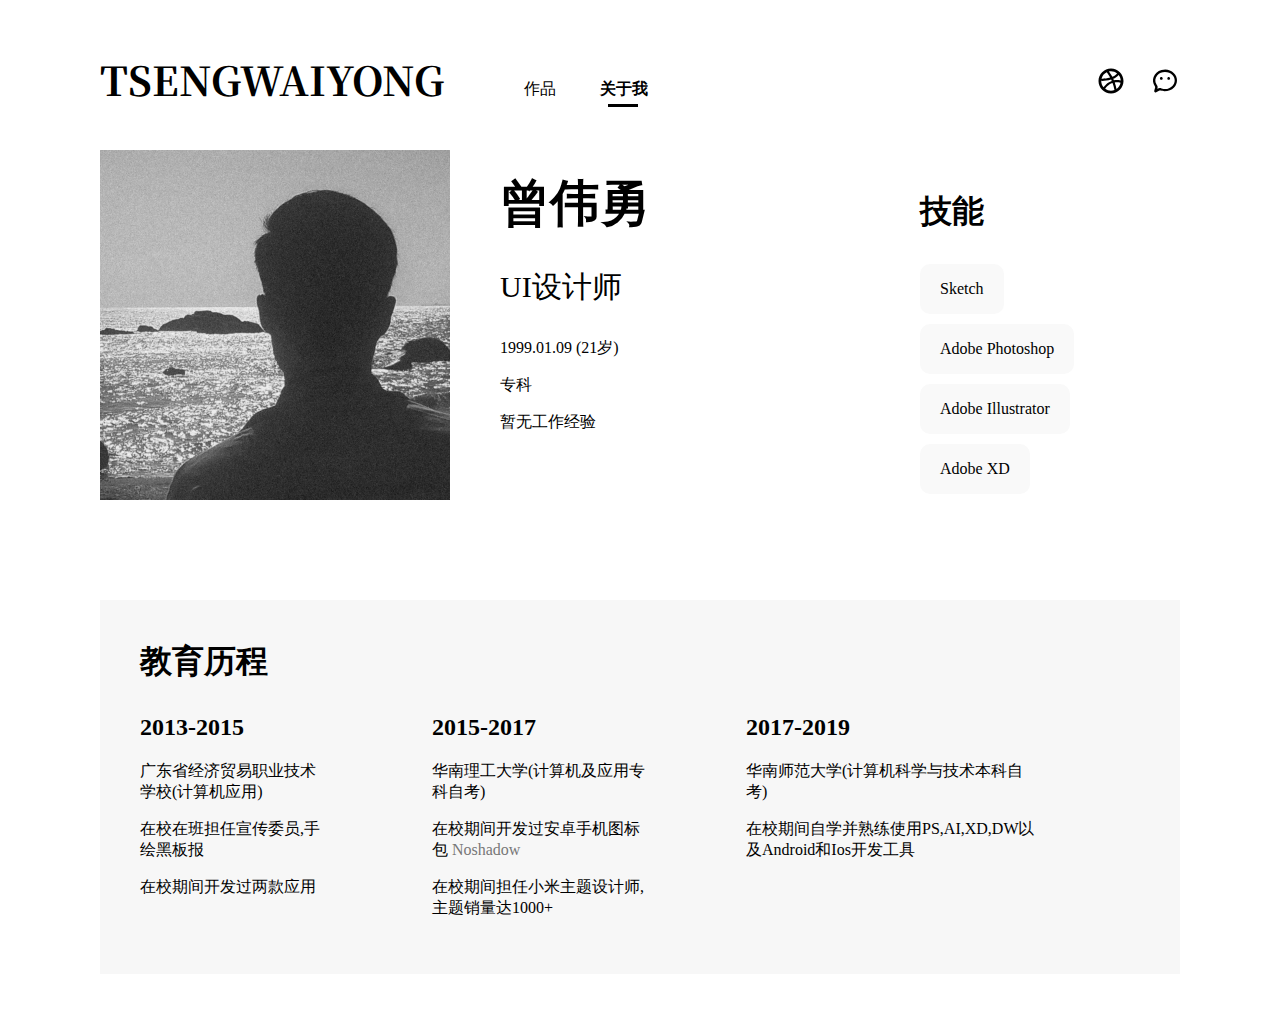
<file: aboutme.html>
<!DOCTYPE html>
<html>
  <head>
    <meta charset="utf-8">
    <title></title>
    <link rel="stylesheet" href="css/index.css" type="text/css">
    <link rel="stylesheet" href="css/aboutme.css" type="text/css">
    <link href="https://fonts.googleapis.com/css?family=Noto+Serif+SC:500,900&display=swap" rel="stylesheet">
  </head>


  <body>
    <div class="headerbar">
  			<h1 class="websitetitle">TSENGWAIYONG</h1>

  			<div class="pageselector">

  				<a class="page_work" href="./index.html">作品</a>
  				<a class="pageselected" >关于我</a>
          <span class="pagedot"></span>

  			</div>

  			<div class="contentway">
  				<a href="https://dribbble.com/tsengwaiyong" target="_blank">
  				<svg t="1564899171191" class="icon" viewBox="0 0 1024 1024" version="1.1" xmlns="http://www.w3.org/2000/svg" p-id="3383" width="30" height="30"><path d="M700.586667 785.92C682.666667 704 661.333333 628.48 640 561.92 661.333333 558.933333 682.666667 557.226667 707.413333 557.226667L708.266667 557.226667 708.266667 557.226667 708.266667 557.226667C747.946667 557.226667 791.466667 562.346667 838.826667 573.013333 822.613333 661.333333 771.413333 736.853333 700.586667 785.92M512 844.8C437.76 844.8 369.493333 820.48 314.026667 779.093333 325.973333 759.893333 351.146667 722.773333 391.68 684.373333 432.64 644.693333 490.666667 603.733333 564.48 579.413333 589.653333 650.666667 612.693333 731.733333 630.186667 823.04 593.493333 837.12 554.666667 844.8 512 844.8M179.2 512C179.2 510.293333 179.2 509.013333 179.2 507.306667 188.586667 507.733333 200.96 507.733333 215.466667 507.733333L215.893333 507.733333C282.453333 507.306667 399.36 501.76 517.973333 464.64 524.373333 478.72 530.773333 493.226667 537.173333 508.586667 457.813333 535.04 395.52 577.28 349.44 618.666667 305.493333 659.626667 275.2 699.306667 257.706667 725.333333 209.066667 668.16 179.2 593.493333 179.2 512M364.8 213.333333C388.266667 241.066667 434.346667 301.226667 483.84 394.666667 384 424.96 282.026667 431.786667 221.013333 431.786667 219.306667 431.786667 217.6 431.786667 215.893333 431.786667L215.466667 431.786667C205.226667 431.786667 196.266667 431.786667 189.013333 431.36 213.333333 335.786667 277.333333 256 364.8 213.333333M512 179.2C590.506667 179.2 662.613333 206.506667 719.36 252.16 675.84 304.64 618.666667 341.333333 555.946667 369.066667 512 284.586667 469.333333 224 441.173333 186.88 464.213333 182.186667 487.68 179.2 512 179.2M773.546667 306.346667C814.933333 359.253333 840.96 424.96 844.373333 496.213333 796.16 485.973333 750.933333 481.28 708.266667 481.28L708.266667 481.28 707.84 481.28C673.706667 481.28 641.706667 484.266667 611.413333 489.386667 604.16 471.466667 597.333333 454.4 589.226667 437.76 656.64 408.32 721.066667 366.08 773.546667 306.346667M512 85.333333C276.48 85.333333 85.333333 276.48 85.333333 512 85.333333 747.52 276.48 938.666667 512 938.666667 747.52 938.666667 938.666667 747.52 938.666667 512 938.666667 276.48 747.52 85.333333 512 85.333333Z" p-id="3384" fill="#000000"></path></svg>
  				</a>

  				<a href="./contact.html" target="_blank">
  					<svg t="1564899427068" class="icon" viewBox="0 0 1024 1024" version="1.1" xmlns="http://www.w3.org/2000/svg" p-id="7601" width="30" height="30"><path d="M816.551274 248.167103C697.80273 131.500986 553.294498 97.66946 394.437467 140.52757 114.716718 215.994356 28.163433 506.98887 169.479973 696.646394c6.853082 9.198499 8.147564 26.164916 5.545296 38.09769-7.601118 34.868135-18.714224 68.958558-28.000728 103.474676-4.965082 18.455327-7.90504 37.21253 8.632611 52.019771 17.777899 15.921621 36.82572 12.654204 56.258305 2.777253 31.879058-16.200984 64.335261-31.314193 95.763041-48.336892 20.469194-11.086499 38.847773-11.658528 61.942771-5.240351 46.063105 12.799514 93.717452 19.872606 117.992321 24.74866 144.317896-2.603291 249.610988-41.736567 333.958024-129.489166C955.8826 594.966597 954.903296 384.090818 816.551274 248.167103zM763.498988 681.878039C658.864906 785.728268 531.49603 810.562886 393.782551 764.371868c-45.408189-15.229866-82.686211-19.207457-122.088616 7.493671-3.576455 2.423189-8.448416 2.934842-26.51284 8.852622 36.271088-62.917982 9.41851-102.273315-21.181415-146.894581-67.886133-98.989525-54.03773-226.624461 26.78197-318.740438 132.026966-150.480246 390.603139-150.382009 522.634198 0.196475C869.144096 424.455131 867.098507 579.054185 763.498988 681.878039zM640.32976 377.432165c-26.245757-0.961908-47.457872 18.594497-48.955992 45.13906-1.532913 27.1565 16.636912 48.230468 43.304272 50.227961 26.571169 1.989307 48.850591-16.263405 51.568493-42.247196C689.112814 403.14478 667.75846 378.439098 640.32976 377.432165zM385.221572 377.38714c-27.757181 0.205685-48.88743 23.684422-46.821375 52.023864 1.940189 26.610054 23.154349 44.910862 50.212612 43.317575 26.505677-1.560542 46.149063-22.886243 45.152363-49.02046C432.798147 398.345474 410.636405 377.198851 385.221572 377.38714z" p-id="7602" fill="#000000"></path></svg>
  				</a>
  			</div>
  	</div>


    <div class="content" >

      <div class="mycontent">

        <div class="headpicandinfo">
          <img src="img/headpic.jpg"/>
          <div class="myinfo">
            <p class="name">曾伟勇</p>
            <p class="work">UI设计师</p>
            <p>1999.01.09 (21岁)</p>
            <p>专科</p>
            <p>暂无工作经验</p>
          </div>
        </div>



      <div class="skilllist">
      <h1>技能</h1>
        <div>
          <div><p>Sketch</p></div>
          <div><p>Adobe Photoshop</p></div>
          <div><p>Adobe Illustrator</p></div>
          <div><p>Adobe XD</p></div>
          <div><p>Adobe Effects</p></div>
          <div><p>Adobe DreamWeaver</p></div>
          <div><p>Principle</p></div>
        </div>

      </div>


      </div>

      <div class="study">
      <h1>教育历程</h1>
        <div class="studyhistory">
          <div>
          <h2>2013-2015</h2>
          <p>广东省经济贸易职业技术学校(计算机应用)</p>
          <p>在校在班担任宣传委员,手绘黑板报</p>
          <p>在校期间开发过两款应用</p>
        </div>
        <div>
          <h2>2015-2017</h2>
          <p>华南理工大学(计算机及应用专科自考)</p>
          <p>在校期间开发过安卓手机图标包 <a href="https://www.coolapk.com/apk/com.tseng.iconpack.design" target="_blank">Noshadow</a></p>
          <p>在校期间担任小米主题设计师,主题销量达1000+</p>
        </div>
        <div>
          <h2>2017-2019</h2>
          <p>华南师范大学(计算机科学与技术本科自考)</p>
          <p>在校期间自学并熟练使用PS,AI,XD,DW以及Android和Ios开发工具</p>
        </div>
        </div>



    </div>

    </div>



  </body>


</html>
</file>
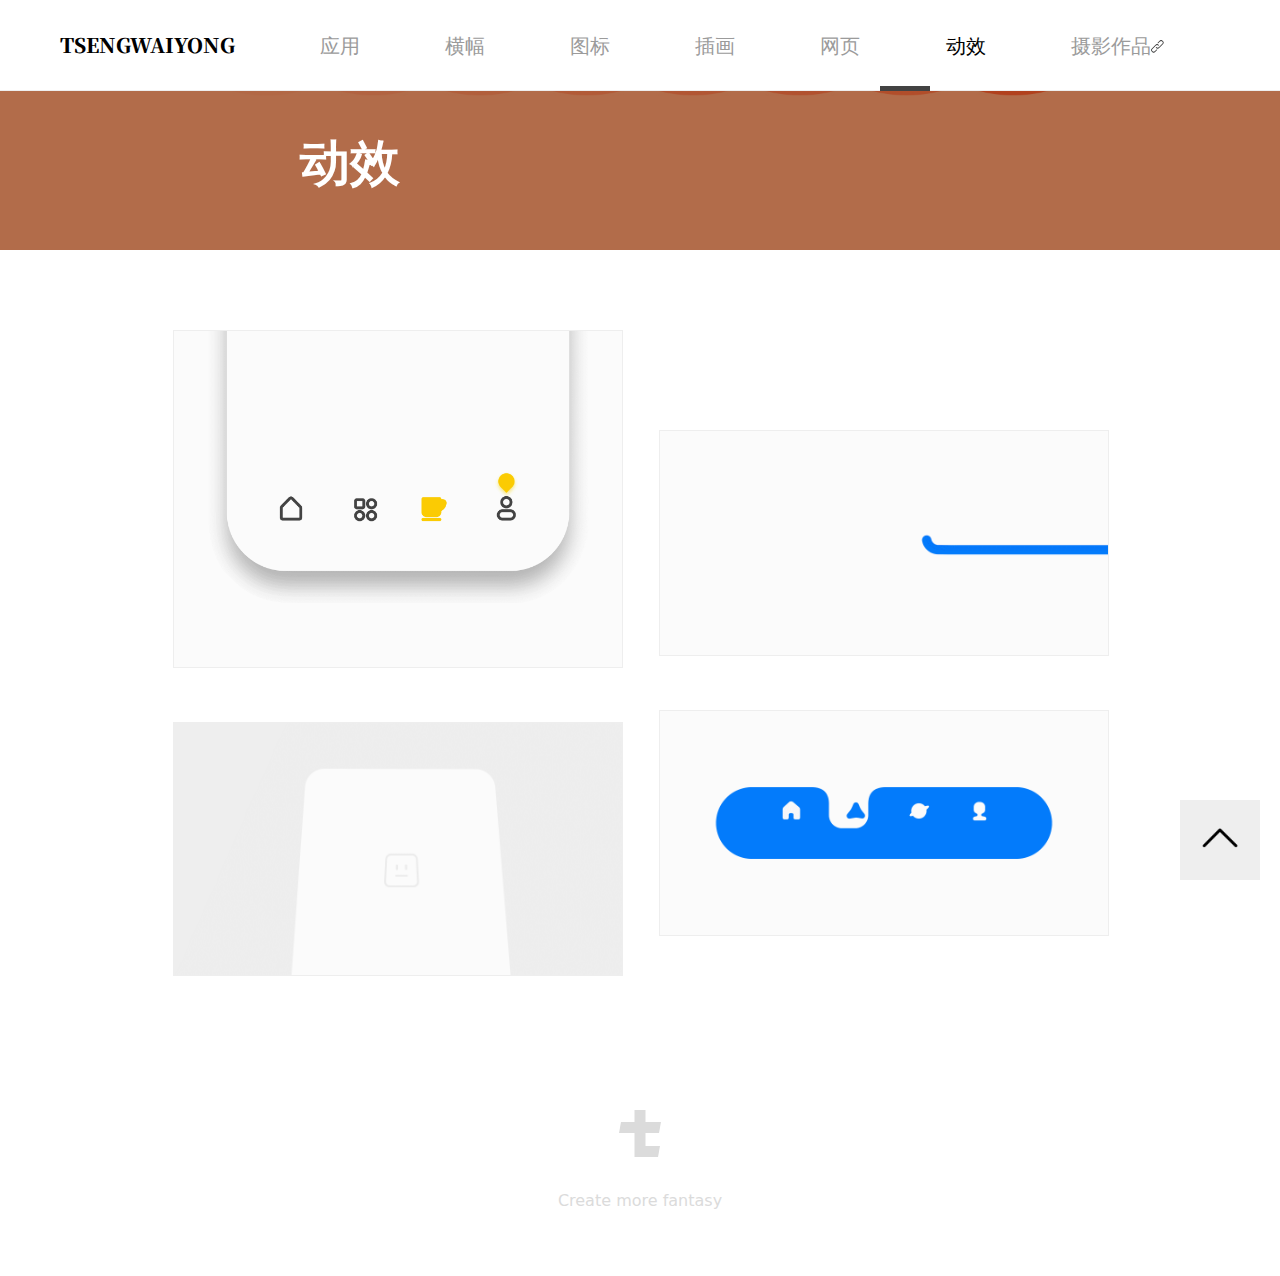
<file: animated.html>
<!doctype html>
<!doctype html>
<html>
<head>
<meta charset="utf-8">
<title>动效 - 曾伟勇作品</title>
<link href="css/allworkphone.css" rel="stylesheet" type="text/css"  media="screen and (max-width: 1080px)"/>
<link href="css/allwork.css" rel="stylesheet" type="text/css"  media="screen and (min-width: 1081px)"/>
<link href="https://fonts.googleapis.com/css?family=Noto+Serif+SC:500,900&display=swap" rel="stylesheet">
<link href="img/ico.ico" rel="icon" type="image/x-ico">

<link rel="stylesheet" href="css/pictureViewer.css">

<script src="jsp/jquery-2.1.0.min.js" type="text/javascript"></script>
</head>

<body>
	<div class="totop" onClick="totop()"><img src="img/totop.png"/></div>

	<div class="header-mp">
		<a class="header-logo" href="index.html">
				<img style="width: 80px" src="img/ico.ico">
		</a>

		<div class="righr-cover"></div>
		<div class="slider">


			<a href="lingyinapp.html">
				<div class="selector"><p >应用</p></div>
			</a>

			<a href="banner.html">
				<div class="selector"><p>横幅</p></div>
			</a>

			<a href="icons.html">
				<div class="selector"><p>图标</p></div>
			</a>

			<a href="illustrator.html">
				<div class="selector"><p >插画</p></div>
			</a>

			<a href="web.html">
				<div class="selector"><p >网页</p></div>
			</a>



			<a href="animated.html">
				<div class="selector"><p style="color: black">动效</p></div>
				<div class="selbar"></div>
			</a>

		</div>



	</div>
	<div class="header">
			<a class="title" href="index.html" >TSENGWAIYONG</a>
			<a href="lingyinapp.html" class="titlesel" >应用</a>
			<a href="banner.html" class="titlesel" >横幅</a>
			<a href="icons.html" class="titlesel" >图标</a>
			<a class="titlesel"  href="illustrator.html">插画</a>
			<a  class="titlesel" href="web.html">网页</a>
			<a class="titlesel" style="color: #000000">动效</a>
			<a href="https://unsplash.com/@tsengyong" target="_blank" class="titlesel" >摄影作品<svg t="1566194351617" class="icon" viewBox="0 0 1024 1024" version="1.1" xmlns="http://www.w3.org/2000/svg" p-id="2716" width="13" height="13"><path d="M388.544 614.848a192 192 0 0 0 271.36 0.128l271.808-271.808a192 192 0 0 0-271.552-271.552L524.352 207.552a32 32 0 0 0 45.248 45.248l135.808-135.808a127.68 127.68 0 0 1 180.992 0 127.68 127.68 0 0 1 0 181.056L614.848 569.6c-49.92 49.92-130.624 50.304-180.992 0a32 32 0 1 0-45.248 45.248z" fill="#333333" p-id="2717"></path><path d="M614.848 388.544a192 192 0 0 0-271.424-0.128l-271.808 271.808a192 192 0 0 0 271.552 271.552l135.872-135.936a32 32 0 1 0-45.248-45.248L298.048 886.4c-49.984 49.92-130.688 50.304-181.056 0a127.68 127.68 0 0 1 0-181.056l271.552-271.552a127.68 127.68 0 0 1 180.992 0 32 32 0 1 0 45.312-45.248z" fill="#333333" p-id="2718"></path></svg></a>

		<div style="left: 880px;" class="selstate"></div>
	</div>
		<div class="titlebar" >
			<p>动效</p>
			<div class="bgzz"></div>
			<img src="./animated/animatedcover.jpg" />
			<div class="onloading"></div>
		</div>

	<div class="work">
		<div class="tab1 image-list">
			<div class="cover">
				<img src="animated/animated1.gif" />
			</div>
			<div class="cover">
				<img src="animated/animated2.gif" />
			</div>

		</div>
		<div class="tab2 image-list">


			<div class="cover">
				<img src="animated/animated3.gif" />
			</div>

			<div class="cover">
				<img src="animated/animated4.gif" />
			</div>

		</div>

	</div>

	<div class="footer">


			<!-- Generator: Adobe Illustrator 21.0.0, SVG Export Plug-In  -->
		<svg version="1.1"
			 xmlns="http://www.w3.org/2000/svg" xmlns:xlink="http://www.w3.org/1999/xlink" xmlns:a="http://ns.adobe.com/AdobeSVGViewerExtensions/3.0/"
			 x="0px" y="0px" width="42px" height="47px" viewBox="0 0 42 47" style="enable-background:new 0 0 42 47;" xml:space="preserve">
				<style type="text/css">
					.st0{fill:#dbdbdb;}
				</style>
				<polygon class="st0" points="40,23 0,23 2,12 42,12 "/>
				<polygon class="st0" points="39,47 16,47 16,36 41,36 "/>
				<rect x="15.5" class="st0" width="11" height="47"/>
		</svg>



		<p style="color: #dbdbdb;margin-top:30px;">Create more fantasy</p>
	</div>

	<script src="jsp/pictureViewer.js"></script>
	<script src="jsp/neatshow.min.js"></script>

</body>
</html>
</file>
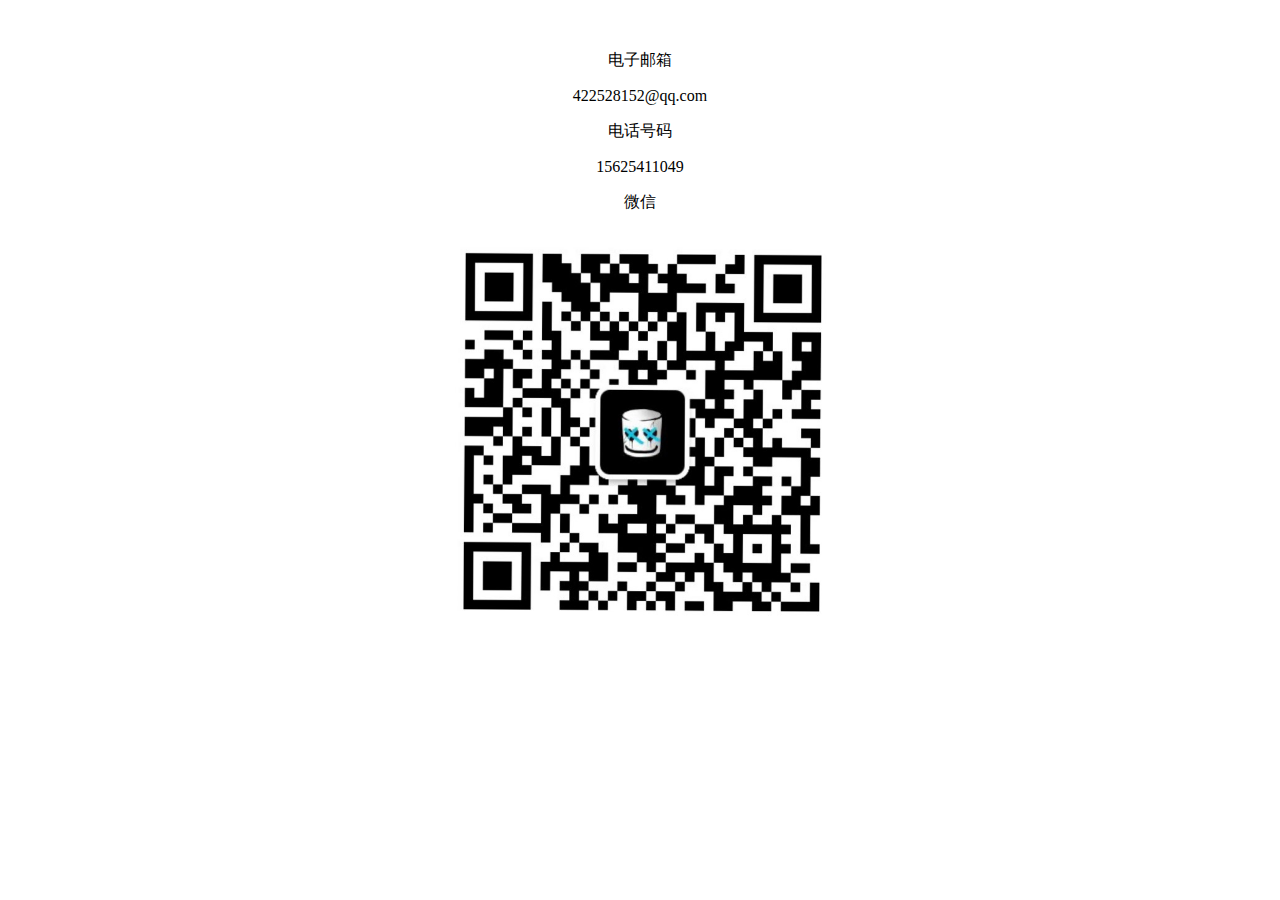
<file: contact.html>
<!doctype html>
<html>
<head>
<meta charset="utf-8">
<title>联系方式</title>
<link href="css/index.css" rel="stylesheet" type="text/css" media="screen and (min-width: 1081px)"/>
<link href="css/menubutton.css" rel="stylesheet" type="text/css"  media="screen and (max-width: 1080px)"/>
<link href="css/contactme.css" rel="stylesheet" type="text/css"  media="screen and (max-width: 1080px)"/>
<link href="https://fonts.googleapis.com/css?family=Noto+Serif+SC:500,900&display=swap" rel="stylesheet">
<link href="https://fonts.googleapis.com/css?family=Noto+Sans+SC:300&display=swap" rel="stylesheet">
<link href="img/ico.ico" rel="icon" type="image/x-ico">
<script src="jsp/index.js"></script>
<script src="https://apps.bdimg.com/libs/jquery/2.1.4/jquery.min.js"></script>
</head>


<body >


	<div class="contactinfo">
		<p class="contacttitle" >电子邮箱</p>
		<p class="context">422528152@qq.com</p>

		<p class="contacttitle">电话号码</p>
		<p class="context">15625411049</p>

		<p class="contacttitle">微信</p>
		<img style="width: 400px" src="img/wechatqcode.jpg" />
	</div>


</body>
</html>
</file>
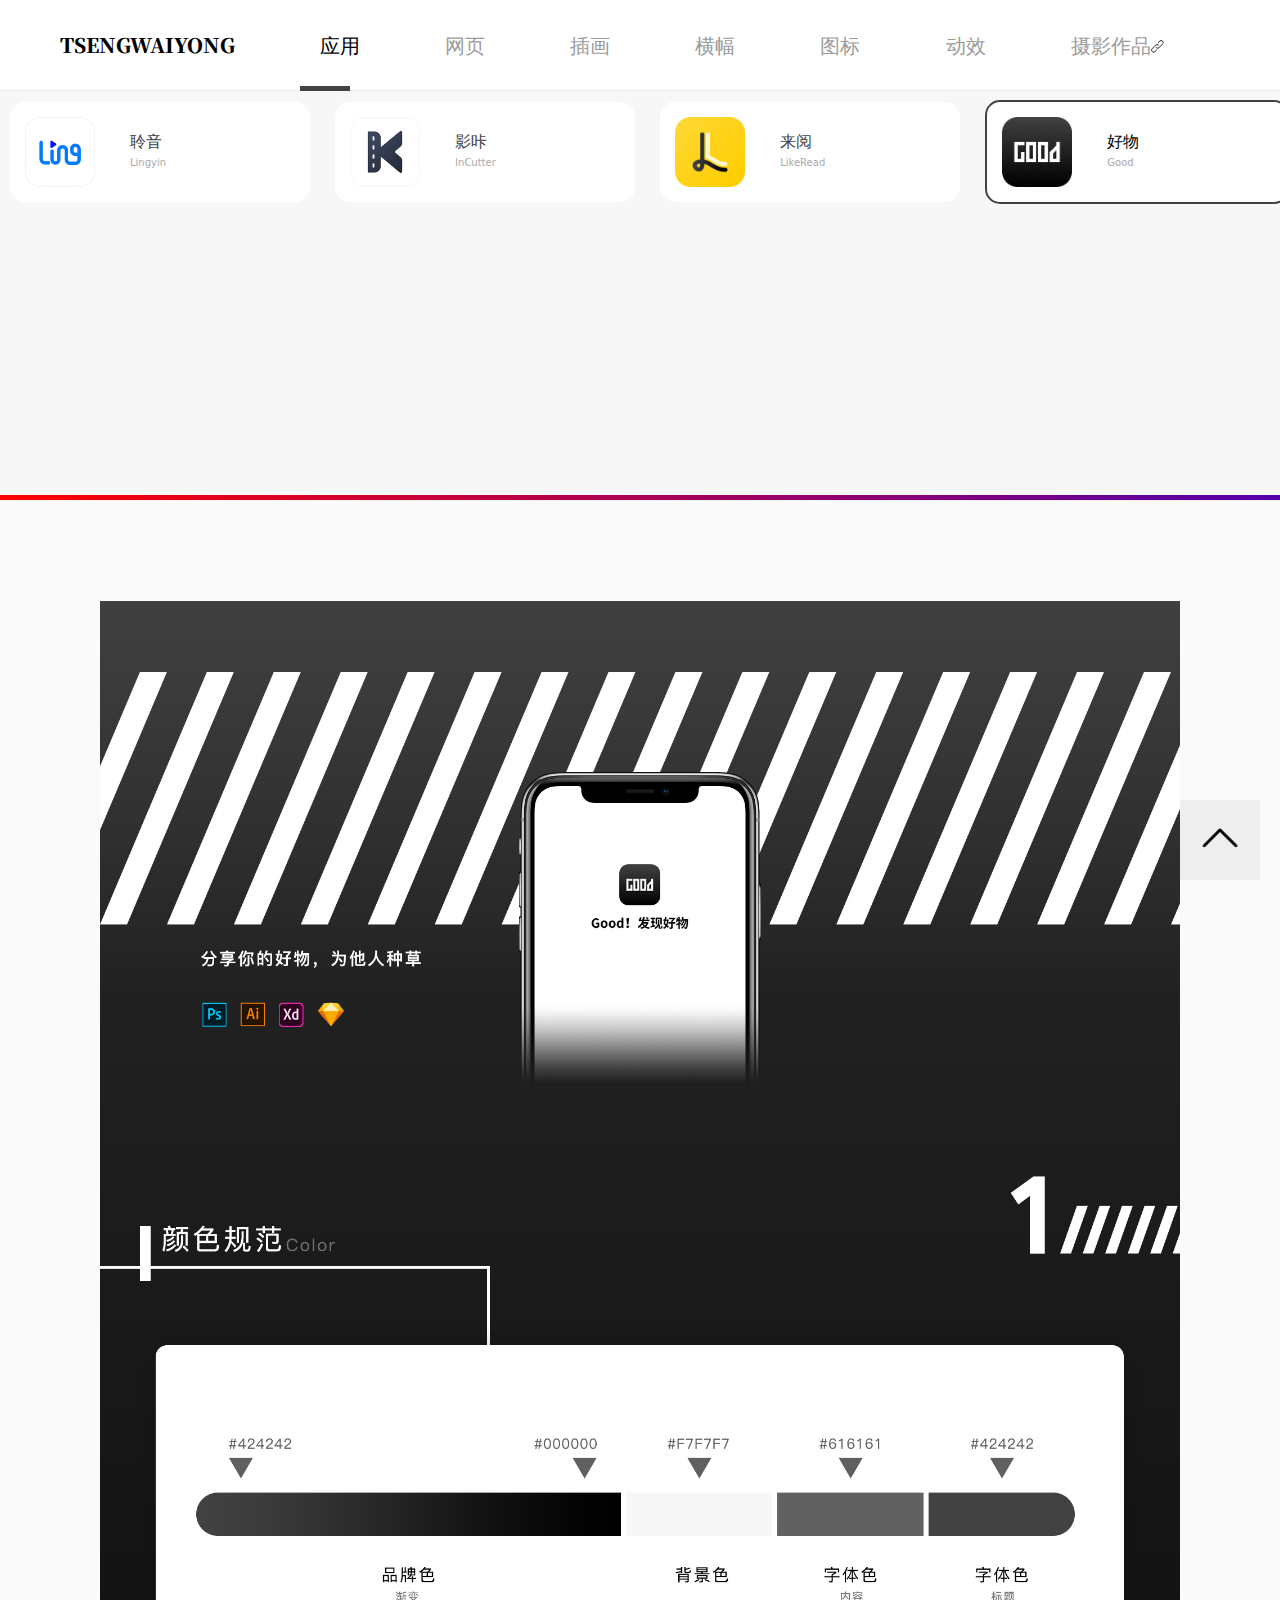
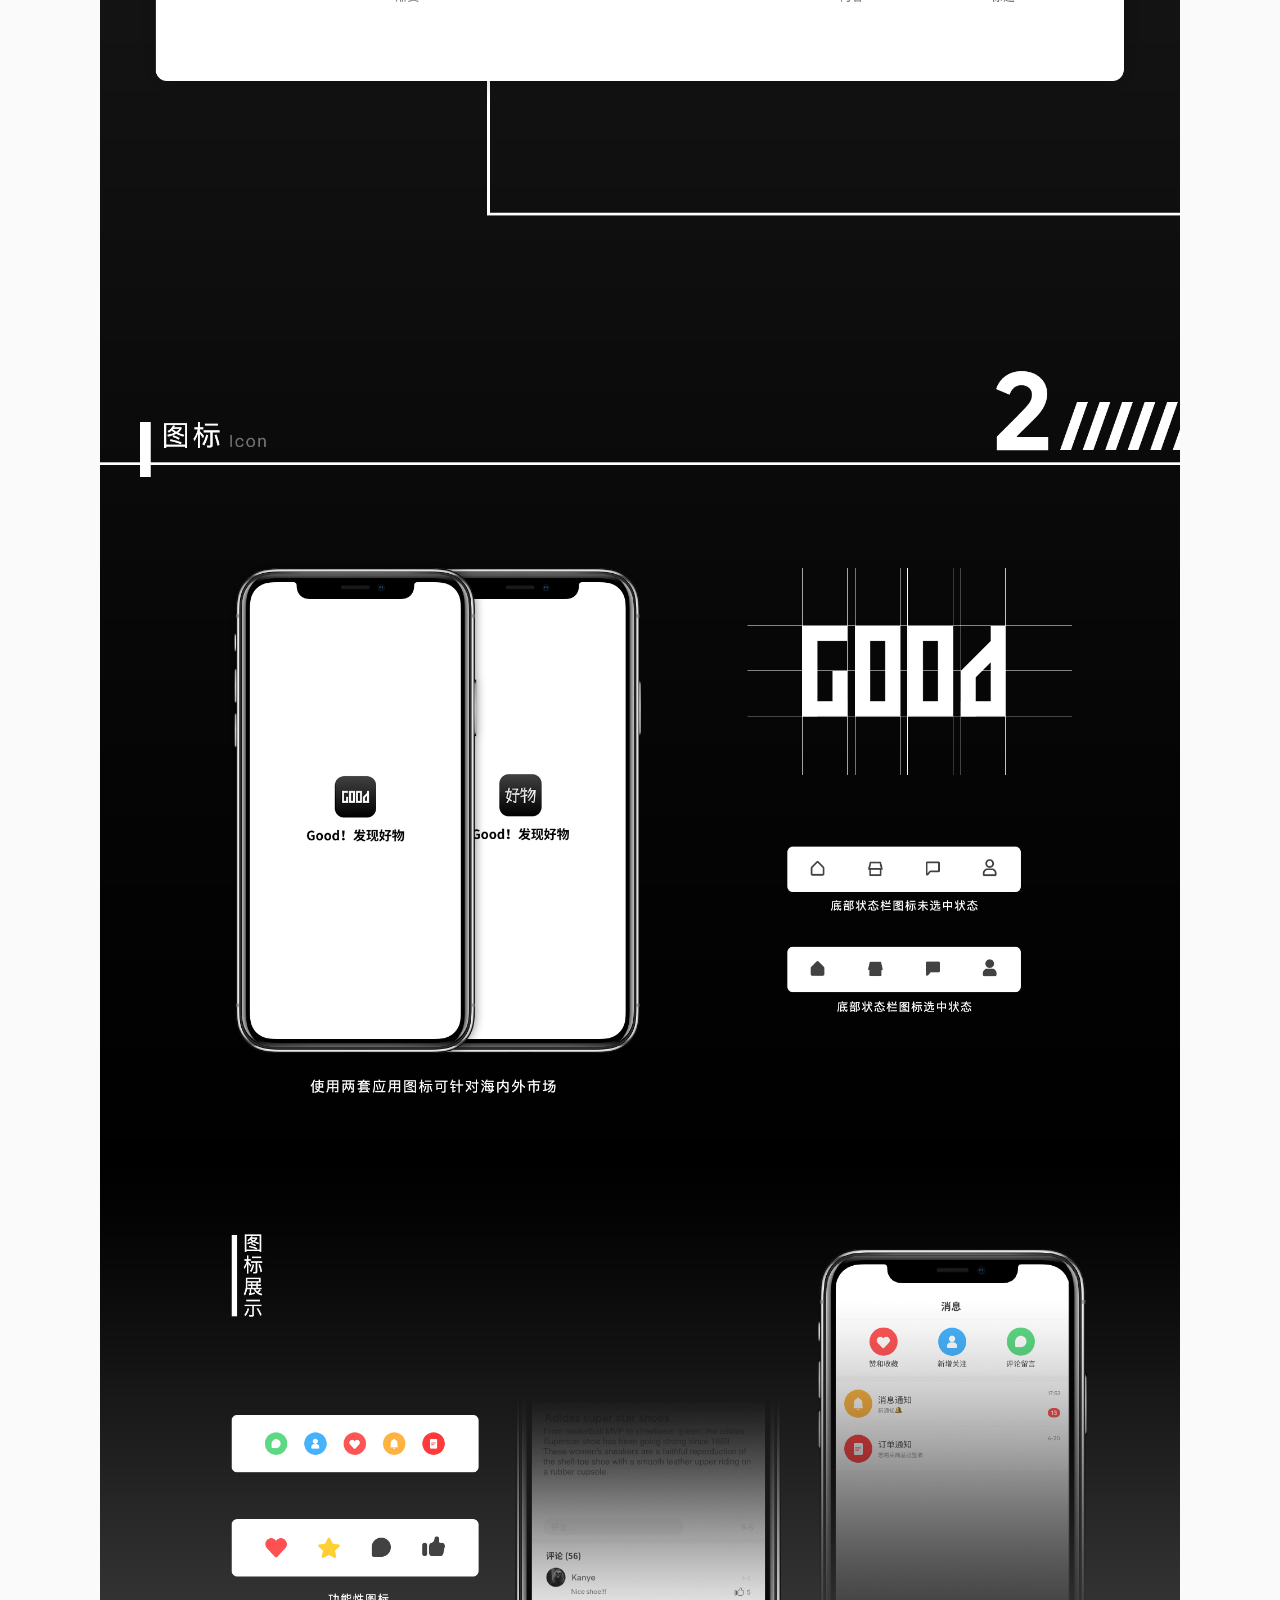
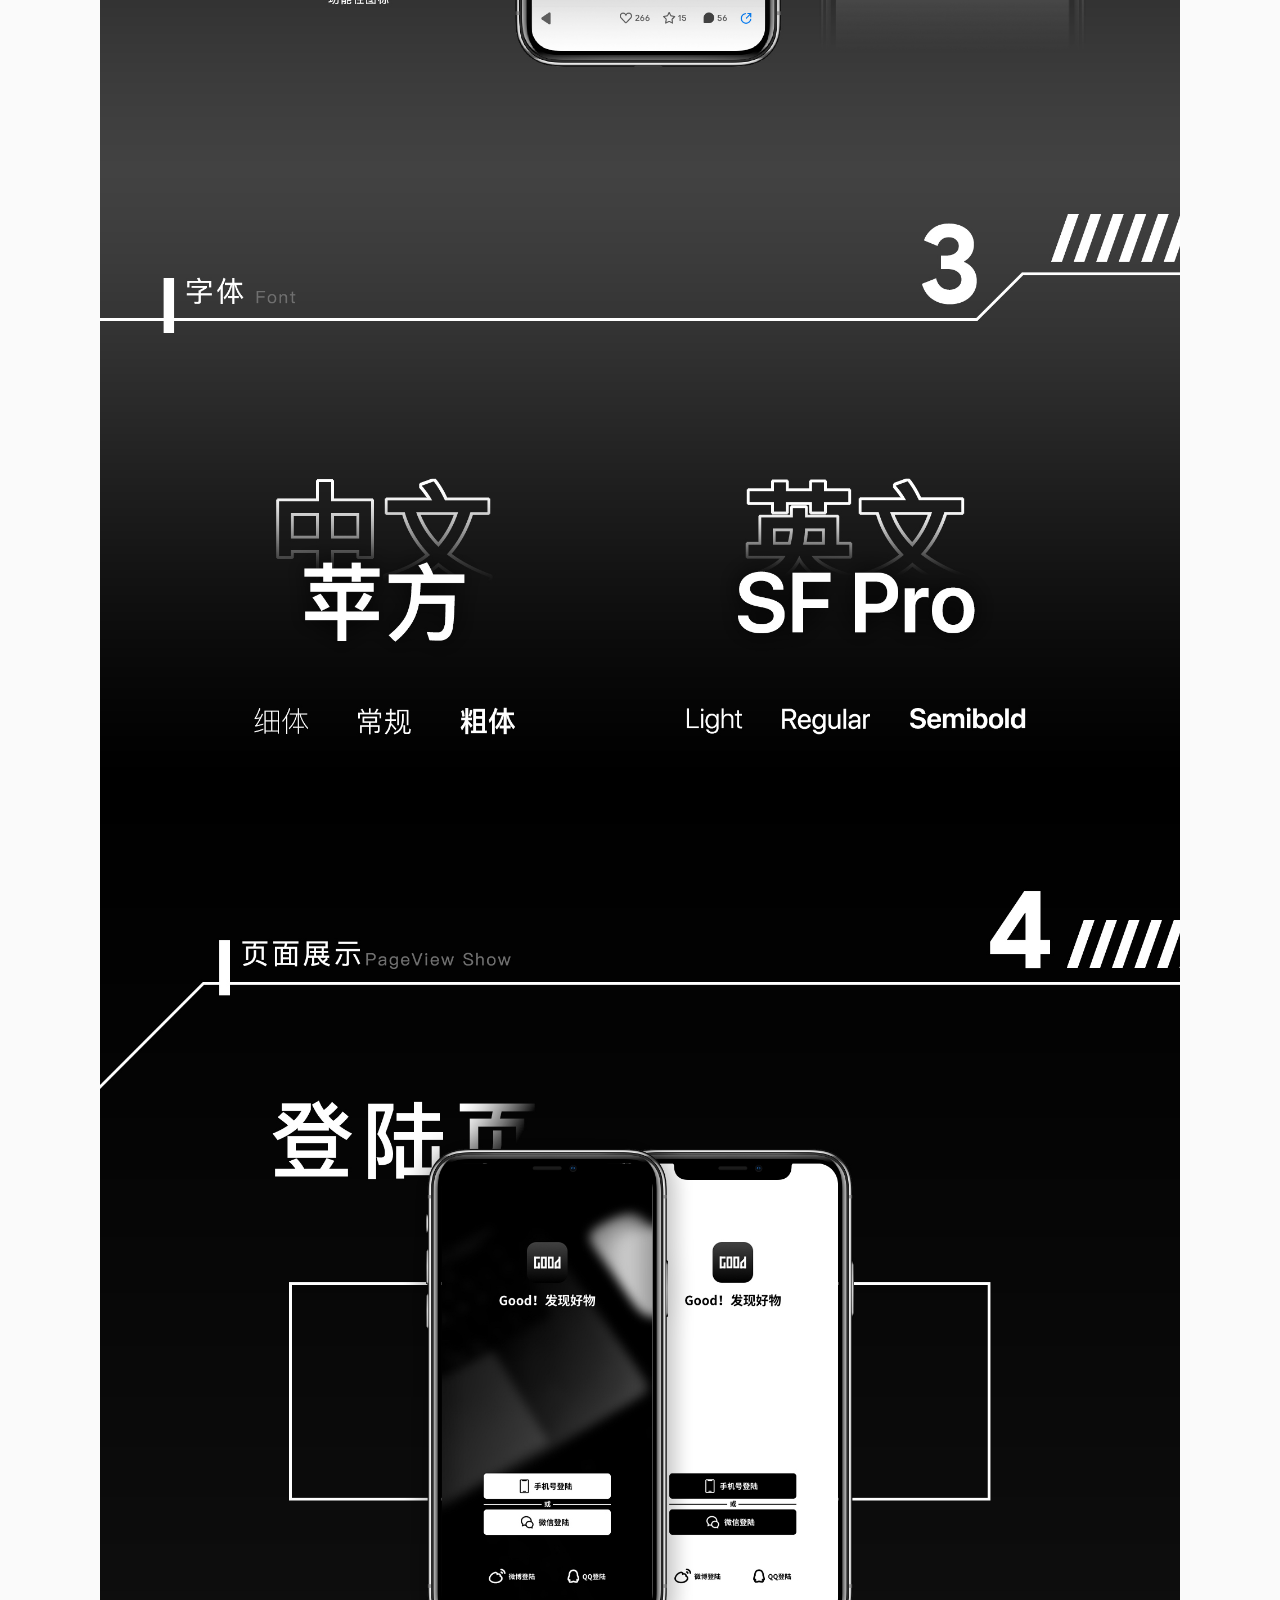
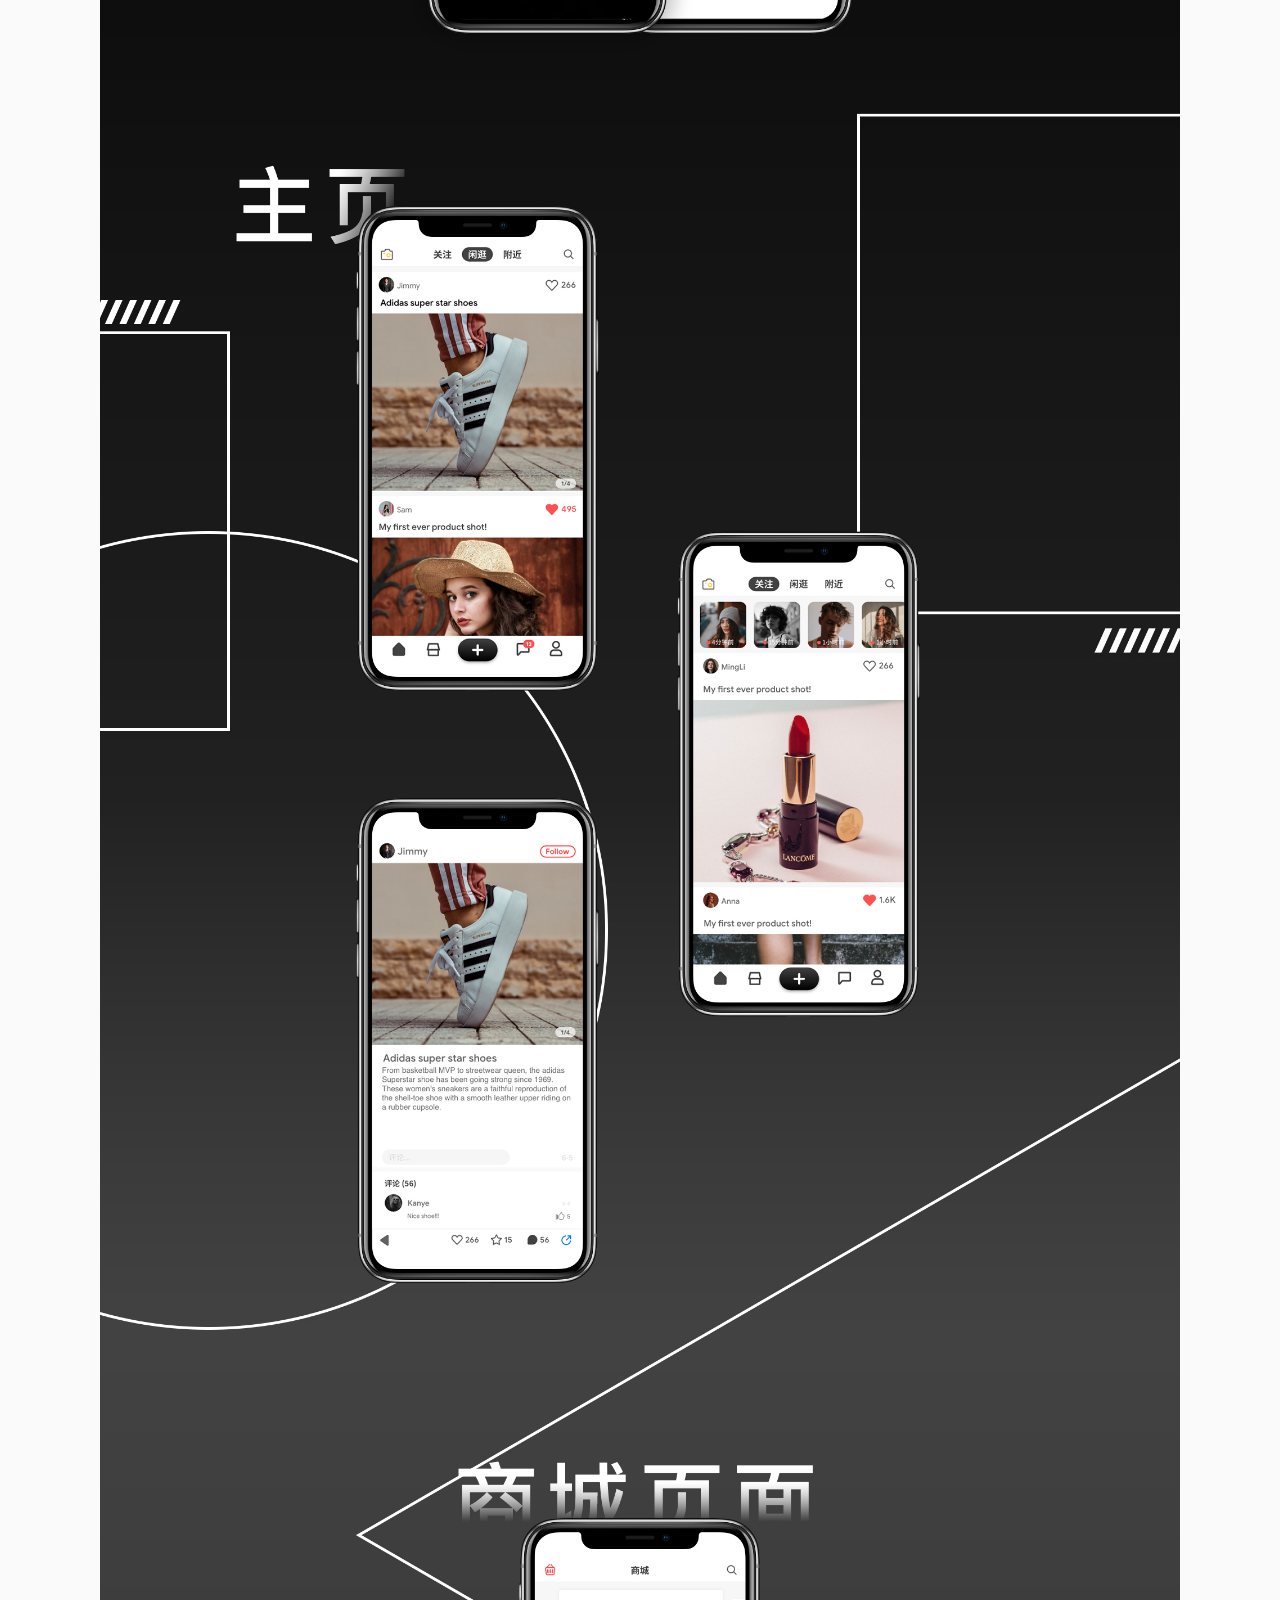
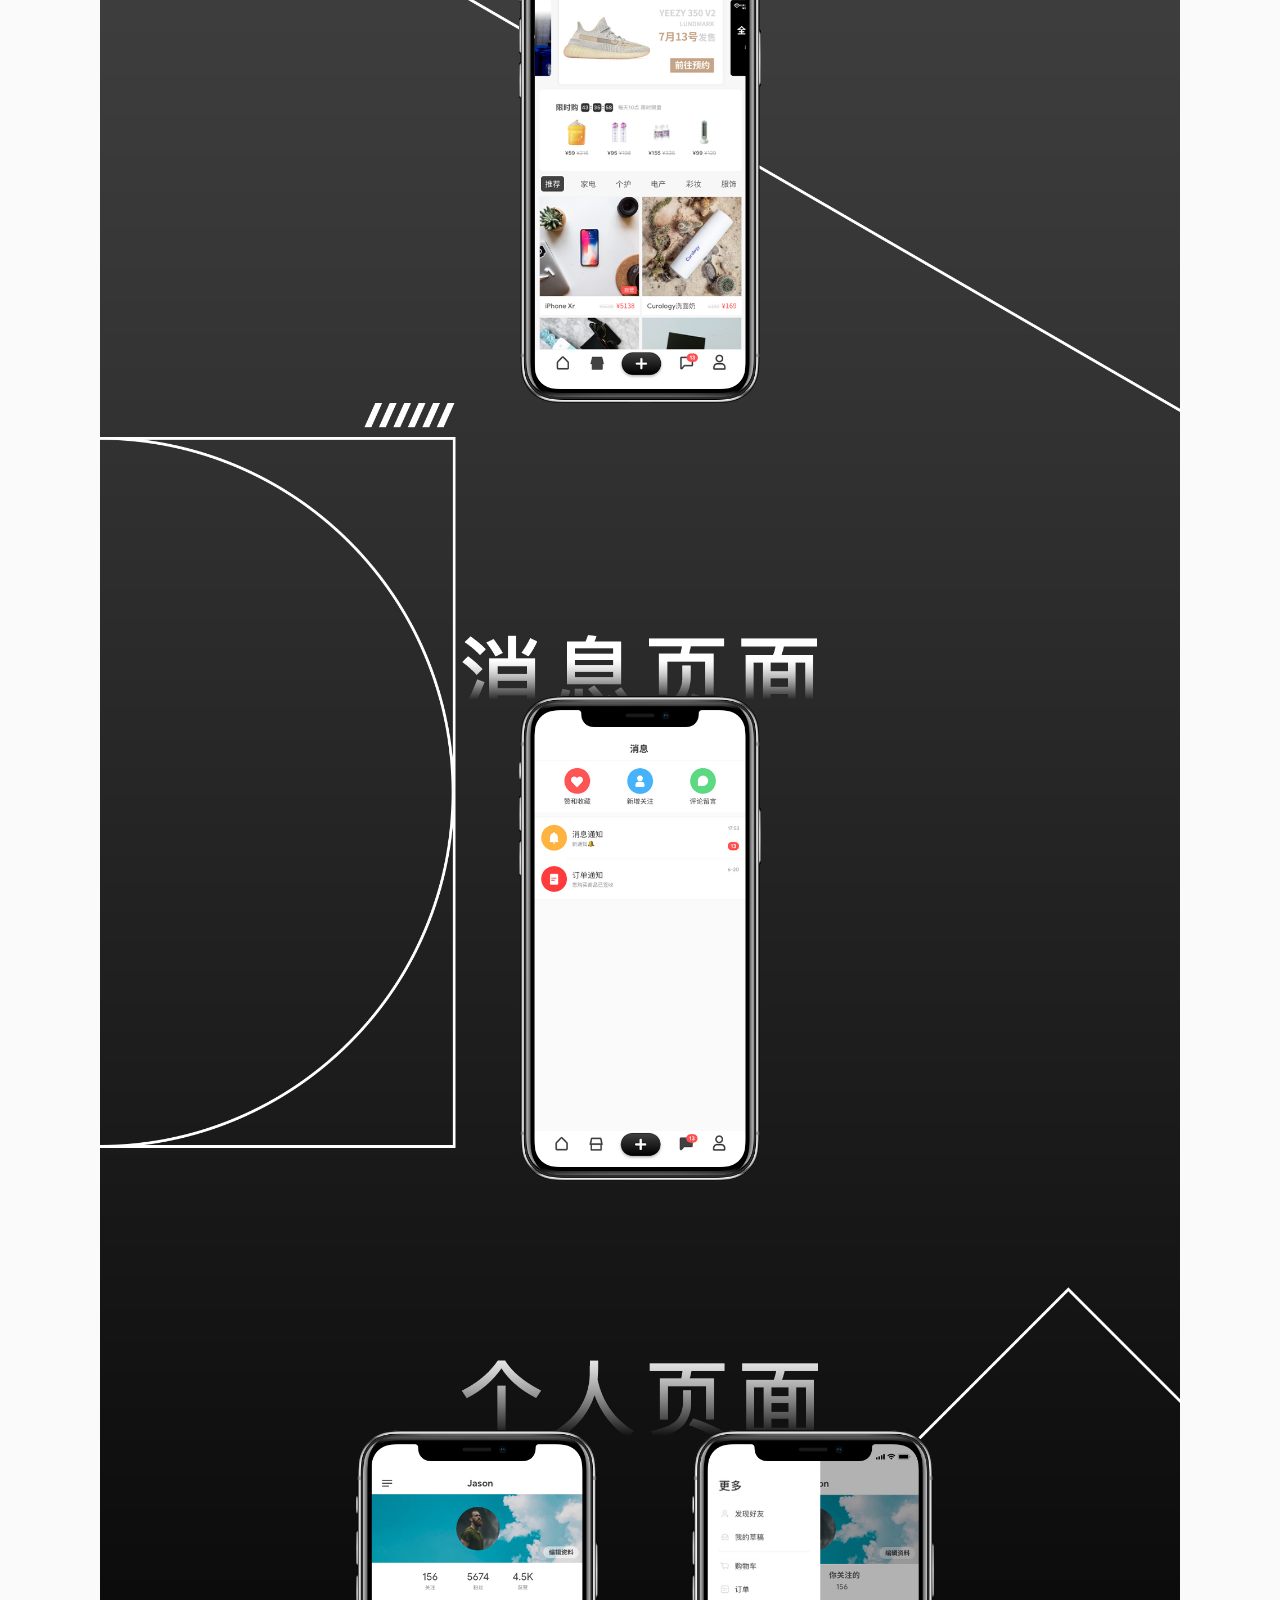
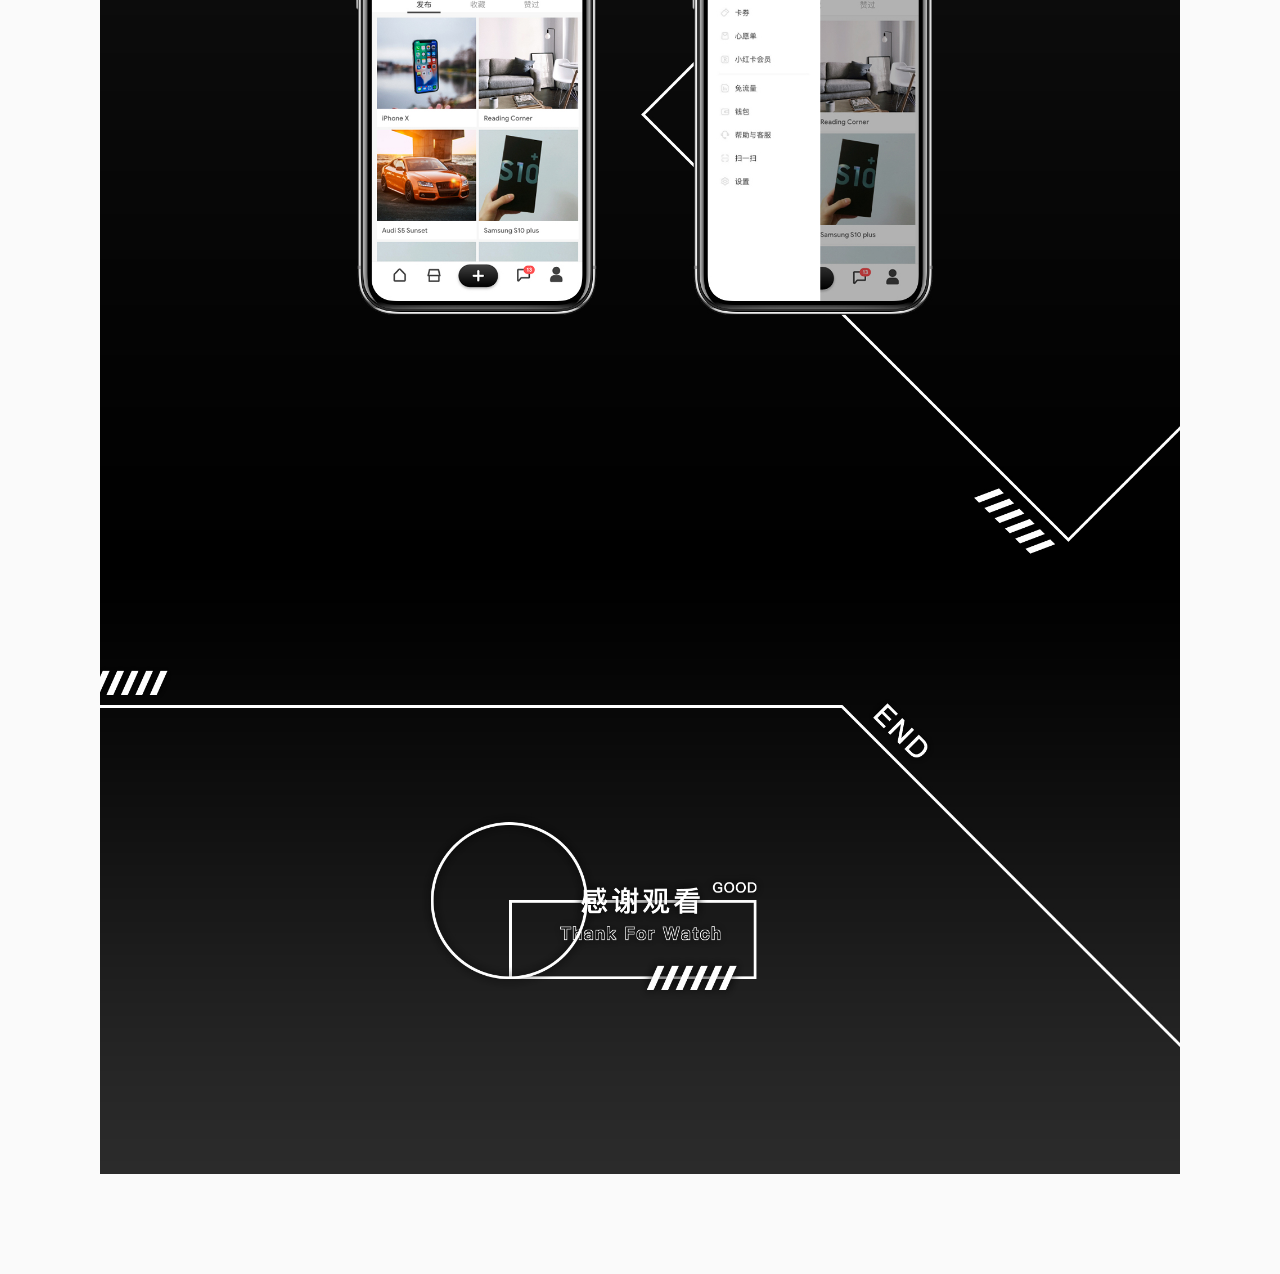
<file: goodapp.html>
<!doctype html>
<html>
<head>
<meta charset="utf-8">
<title>好物App</title>
<link href="css/appphone.css" rel="stylesheet" type="text/css"  media="screen and (max-width: 1080px)"/>
<link href="css/app.css" rel="stylesheet" type="text/css"  media="screen and (min-width: 1081px)"/>


<link href="css/allwork.css" rel="stylesheet" type="text/css"  media="screen and (min-width: 1081px)"/>
<link href="img/ico.ico" rel="icon" type="image/x-ico">
<script src="jsp/index.js"></script>
<script src="https://apps.bdimg.com/libs/jquery/2.1.4/jquery.min.js"></script>



	<link href="https://fonts.googleapis.com/css?family=Noto+Serif+SC:500,900&display=swap" rel="stylesheet">
<link href="https://fonts.googleapis.com/css?family=Noto+Sans+SC:300&display=swap" rel="stylesheet">
</head>

<body>
	<div class="header-mp">
		<a class="header-logo" href="index.html">
			<img style="width: 80px" src="img/ico.ico">
		</a>

		<div class="righr-cover">

		</div>
		<div class="slider">
			<a href="app.html">
				<div class="selector">
					<p style="color: black">应用</p>

				</div>
				<div class="selbar"></div>
			</a>
			<a href="web.html">
				<div class="selector"><p>网页</p></div>
			</a>
			<a href="illustrator.html">
				<div class="selector">
					<p >插画</p>

				</div>

			</a>
			<a href="icons.html">
				<div class="selector"><p>图标</p></div>
			</a>
			<a href="banner.html">
				<div class="selector"><p>横幅</p></div>
			</a>
			<a href="animated.html">
				<div class="selector"><p>动效</p></div>
			</a>
		</div>



	</div>

	<div class="header">
			<a class="title" href="index.html" >TSENGWAIYONG</a>
			<a  class="titlesel" style="color: #000000">应用</a>
			<a  class="titlesel" href="web.html">网页</a>
			<a class="titlesel"  href="illustrator.html">插画</a>
			<a href="banner.html" class="titlesel" >横幅</a>
			<a href="icons.html" class="titlesel" >图标</a>
		<a class="titlesel" href="animated.html">动效</a>
			<a href="https://unsplash.com/@tsengyong" target="_blank" class="titlesel" >摄影作品<svg t="1566194351617" class="icon" viewBox="0 0 1024 1024" version="1.1" xmlns="http://www.w3.org/2000/svg" p-id="2716" width="13" height="13"><path d="M388.544 614.848a192 192 0 0 0 271.36 0.128l271.808-271.808a192 192 0 0 0-271.552-271.552L524.352 207.552a32 32 0 0 0 45.248 45.248l135.808-135.808a127.68 127.68 0 0 1 180.992 0 127.68 127.68 0 0 1 0 181.056L614.848 569.6c-49.92 49.92-130.624 50.304-180.992 0a32 32 0 1 0-45.248 45.248z" fill="#333333" p-id="2717"></path><path d="M614.848 388.544a192 192 0 0 0-271.424-0.128l-271.808 271.808a192 192 0 0 0 271.552 271.552l135.872-135.936a32 32 0 1 0-45.248-45.248L298.048 886.4c-49.984 49.92-130.688 50.304-181.056 0a127.68 127.68 0 0 1 0-181.056l271.552-271.552a127.68 127.68 0 0 1 180.992 0 32 32 0 1 0 45.312-45.248z" fill="#333333" p-id="2718"></path></svg></a>

		<div style="left: 300px;" class="selstate"></div>
	</div>

	<div class="totop" onClick="totop()"><img src="img/totop.png"/></div>


	<div class="apptitlebg">
		<div class="apptitle">
			<a href="./lingyinapp.html">
				<div class="app" >
						<img src="./app/lingyin/icon.png"/>
						<p class="appname-cn">聆音</p>
						<p class="appname-en">Lingyin</p>
				</div>
			</a>

			<a href="incutter.html" >
				<div class="app">
					<img src="app/incutter/icon.png"/>
					<p class="appname-cn">影咔</p>
					<p class="appname-en">InCutter</p>
				</div>
			</a>

			<a href="app.html">
				<div class="app" >
					<img src="app/appicon/likeread.png	"/>
					<p class="appname-cn">来阅</p>
					<p class="appname-en">LikeRead</p>
				</div>
			</a>

			<div class="app" style="border: 2px solid #424242">
					<img src="app/goodapp/Icon.png"/>
					<p class="appname-cn">好物</p>
					<p class="appname-en">Good</p>
			</div>



	</div>
	<div class="onloading"></div>
	</div>



	<div class="appdetail">
		<img class="appdetailimg" src="app/goodapp/page1.jpg">
		<img class="appdetailimg" src="app/goodapp/page2.jpg">
		<img class="appdetailimg" src="app/goodapp/page3.jpg">
		<img class="appdetailimg" src="app/goodapp/page4.jpg">
		<img class="appdetailimg" src="app/goodapp/page5.jpg">
		<img class="appdetailimg" src="app/goodapp/page_end.jpg">
	</div>


	<script>
	{document.onreadystatechange = function () {
               if(document.readyState=="complete") {
				   $('.onloading').hide();
               }
           }
           }
	</script>

</body>
</html>
</file>
<file: css/index.css>
body{
  margin: 50px 0 0 0;
  text-align: center;
}

a{
	text-decoration:none;
}

.headerbar{
  display: flex;
  height: 50px;
  margin-bottom: 50px;
  padding: 0 100px;
}

.websitetitle{
	font-family: 'Noto Serif SC';
  margin: 0 80px 0 0;
  font-size: 40px;
}

.pageselector{
  align-self: flex-end;
}

.pagedot{
  position: absolute;
  margin-top: 25px;
  margin-left: -164px;
  height: 3px;
  width: 30px;
  background-color: #000000;
  transition: margin-left 0.3s;
}

.aboutme:hover ~ .pagedot{
  margin-left: -80px;
}

.pageselector a{
  margin-right: 40px;
  color: #000000;
}

.pageselected{
  font-weight: bold;
}

.contentway{
  align-self: flex-end;
  width: auto;
  text-align: center;
  margin-left: auto;
}

.contentway a{
  height: 25px;
  width: 25px;
  margin-left: 20px;
  margin-bottom: -5px;
}

.moreoption{
  display: none;
}

.bodycontent{
  width: 100%;
  align-content: center;
  display: flex;
  justify-content: center;
  flex-wrap: wrap;
  height: auto;
  margin-bottom: 100px;
}

.block{
  display: flex;
  height:500px;
  width: auto;
  margin-bottom: 10px;
}

.block-large{
  position: relative;
  overflow: hidden;;
  width: 850px;
  margin:0 5px 0 5px;
  background: #dddddd;
}


.block-middle{
  position: relative;
  overflow: hidden;;
  width: 564px;
  margin:0 5px 0 5px;
  background: #dddddd;
}

.block-small{
  position: relative;
  overflow: hidden;
  width: 420px;
  margin:0 5px 0 5px;
  background: #dddddd;
}

.blockbg{
  height: 100%;
  width: 100%;
  transition: filter 0.3s;
}

.blockbg-mb{
  display: none;
}


.aftershow-text:hover + .blockbg{
  filter: blur(20px);
}

.aftershow-text p:hover{
  opacity: 1;
  padding-top: 0;
}

.aftershow-text p{
  position: absolute;
  z-index: 3;
  width: 100%;
  height: 100%;
  text-align: center;
  line-height: 500px;
  font-size: 30px;
  font-weight: bold;
  padding-top: 50px;
  margin:0 auto;
  opacity: 0;
  transition: opacity 0.3s,padding-top 0.5s;
}

.darktext{
  color: #000000;
}


.lighttext{
  color: #ffffff;
}

.footer{
  text-align: center;
}

.footer p{
  color: #dddddd;
}

.footer a{
  color: #dddddd;
  text-decoration:underline;
}
</file>
<file: css/aboutme.css>
body{
  text-align: left;
}


.pagedot{
  position: absolute;
  margin-top: 25px;
  margin-left: -80px;
  height: 3px;
  width: 30px;
  background-color: #000000;
  transition: margin-left 0.3s;
}

.page_work:hover ~ .pagedot{
  margin-left: -163px;
}

.content{
  margin: 50px 100px;
}

.mycontent{
	display: flex;
	height: 350px;
	width: 100%;
	overflow: hidden;
}

.headpicandinfo img{
	height: 100%;
}

.headpicandinfo{
	display: flex;
	width: 600px;
}

.myinfo{
	height: 100%;
	padding: 20px 50px 0 50px;
	width: 500px;
}



.name{
  margin: 0;
	font-weight: 900;
	font-size: 50px;
}
.work{
	font-size: 30px;
}

.skilllist{
	width: 470px;
	margin-left: 200px;
	padding: 20px 50px 0 20px;
}


.skilllist h1{
	margin: 20px 0 30px 0;
}

.skill{
	width: 300px;
	height: 20px;
	background: #EEEEEE;
	margin-bottom: 20px;

}

.skill div{
	height: 100%;
	background: #424242;
}

.skilllist div div{
	margin-right: 10px;
	margin-bottom: 10px;
	width: auto;
	float: left;
	background: #f9f9f9;
	padding: 0 20px;
	border-radius: 10px;
}


.study{
	margin-top: 100px;
	background: #f7f7f7;
}

.study h1{
	margin: 0;
	padding-top: 40px;
	padding-left: 40px;
}

.study a{
  color: #777777;
}

.studyhistory{
	display: flex;
	height: 250px;
	padding: 10px 40px 30px 40px;
	background: #f7f7f7;
}

.studyhistory div{
  margin-right: 100px;
}
</file>
<file: css/allworkphone.css>
@charset "utf-8";
/* CSS Document */
body{
	margin:0;
	font-family: -apple-system, system-ui, BlinkMacSystemFont, "Segoe UI", Roboto, Ubuntu,"Helvetica Neue",Arial,sans-serif;
}
a{
	color:#000000;
	text-decoration: none;
}
.header{
	display: none;
}
.header-logo{
	width: 150px;
	position: absolute;
	left: 0;
	top: 45px;
}
.header-mp{
	width: 100%;
	position: fixed;
	text-align: center;
	z-index: 99;
	border-bottom: 1px solid #eeeeee;
	background: #ffffff;
}
.header-mp .slider{
	padding-right: 50px;
	margin-left: 165px;
	height: 180px;

	overflow-y: hidden;
	overflow-x: scroll;
	white-space: nowrap;
}
.slider::-webkit-scrollbar{
	display: none;
}
.slider a{
	width: 165px;
	height: 100%;
	display: inline-block;
	position: relative;
}
.righr-cover{
	position: absolute;
	right: 0;
	height: 100%;
	width: 80px;
	background-image: linear-gradient(to right,rgba(255,255,255,0),#fff);
	z-index: 99;
}
.header-mp .selector img{
	margin-top: 40px;
	width:60%;
}
.header-mp a div p{
	font-size: 35px;
	color: #9b9b9b;
	margin-top: 65px;
}
.selbar{
	position: absolute;
	width: 60%;
	margin: 0 20%;
	bottom: -1px;
	height: 8px;
	background: #424242;
}
.work img{
	background: #f9f9f9;
	display: none;
	width: 100%;
	border-top: 1px solid #eeeeee;
	border-bottom: 1px solid #eeeeee;
}


.titlebar{
	background: #eeeeee;
	height: 250px;
	animation: opentitle 1s;
	animation-fill-mode: forwards;
	overflow: hidden;
	position: relative;

}
.titlebar p{
	font-weight: bold;
	font-size: 80px;
	color: #ffffff;
	margin: auto;
	height: 90px;
	top: 170px;
	bottom: 0;
	left: 50px;
	position: absolute;
	font-weight: bold;
	z-index: 98;
}
.bgzz{
	position: absolute;
	height: 100%;
	width: 100%;
	background: #000000;
	opacity: 0.3;
	z-index: 2;
}

.titlebar img{
	position: absolute;
	width: 100%;
	display: none;
}

.footer{
	text-align: center;
	margin: 100px 0 0 0;
	padding: 80px 0 40px 0 ;
}
.footer p{
	font-size: 25px;
}

.totop{
	display: none;
}

@keyframes opentitle{
	from{height: 0}
	to{height: 380px}
}

.onloading{
	position: absolute;
	bottom: -1px;
	height: 5px;
	background: -webkit-linear-gradient(left,red, blue);
	z-index: 99;
	animation: loading 2s infinite ease-in-out;
	width: 150%;

}


@keyframes loading{
	/*0%{width: 0%;margin-left: 0;}
	50%{width: 100%;margin-left: 0;}
	100%{width: 0%;margin-left: 100%;}*/
	from{transform: translateX(-100%)}
	to{transform: translateX(100%)}

}
</file>
<file: css/allwork.css>
@charset "utf-8";
/* CSS Document */
body{
	/*margin: 50px 15%;*/
	margin: 0;
	font-family: -apple-system, system-ui, BlinkMacSystemFont, "Segoe UI", Roboto, Ubuntu,"Helvetica Neue",Arial,sans-serif;

}
.header-mp{
	display: none;
}
.header{
	padding: 30px;
	border-bottom: 1px solid #eeeeee;
	position: fixed;
	background: #ffffff;
	width: 100%;
	z-index: 99;
}

.selstate{
	width: 50px;
	height: 5px;
	background: #424242;
	position: absolute;
	bottom: -1px;
}

.title{
	font-weight: 900;
	font-family: 'Noto Serif SC', serif;
	text-decoration: none;
	color: #000000;
	font-size: 20px;
	margin-left: 30px;
}

.titlesel{
	font-weight: 300;
	text-decoration: none;
	color: #9B9B9B;
	font-size: 20px;
	margin-left: 80px;
	height: 60px;
	transition: all 0.5s;
}
.titlesel:hover {
	color: #000000;
}

.work{
	text-align: center;
	margin: 0 auto;
}
.work img{
	width: 100%;
	border: 1px solid #eeeeee;
	transition: transform 0.5s,box-shadow 0.5s;
}

.work img:hover{
	box-shadow: 0px 25px 30px 0px rgba(0,0,0,0.1);


}


.titlebar{
	background: #eeeeee;
	height: 250px;
	animation: opentitle 1s forwards;
	margin-bottom: 80px;
	overflow: hidden;
	position: relative;
}
.titlebar p{
	color: #ffffff;
	margin: auto;
	height: 60px;
	top: 70px;
	bottom: 0;
	left: 300px;
	position: absolute;
	font-weight: bold;
	font-size: 50px;
	z-index: 98;
}

.bgzz{
	position: absolute;
	height: 100%;
	width: 100%;
	background: #000000;
	opacity: 0.3;
	z-index: 2;
}

.titlebar img{
	position: absolute;
	margin-top: -400px;
	width: 100%;
	display: none;
}

.tab1{
	width:35%;
	float: left;
	margin: 0 0 0 13.5%;

}

.tab1 div{
	margin-bottom: 50px;
}

.tab2{
	width: 35%;
	float: right;
	margin: 100px 13.5% 0 0;
}

.tab2 div{
	margin-bottom: 50px;
}
.cover{
	display: block;
}

.cover img{
	display: none;
	cursor: pointer;
}

.footer{
	padding-bottom: 50px;
	margin-top: 80px;
	width: 100%;
	text-align: center;
	float: left;

}


.totop{
	bottom: 20px;
	right: 20px;
	width: 80px;
	height: 80px;
	display: flex;
	position: fixed;
	z-index: 99;
	transition: all 0.3s;
	background: #eeeeee;
	cursor: pointer;
}

.totop:hover img{
	transform: translateY(-15px);
}


.totop img{
	margin: auto;
	width: 50%;
	height: 50%;
	transition: all 0.5s;
}

@keyframes opentitle{
	from{height: 0}
	to{height: 250px}
}

.onloading{
	position: absolute;
	bottom: 0;
	height: 5px;
	background: -webkit-linear-gradient(left,red, blue);
	z-index: 97;
	animation: loading 2s infinite ease-in-out;
	width: 150%;

}


@keyframes loading{
	/*0%{width: 0%;margin-left: 0;}
	50%{width: 100%;margin-left: 0;}
	100%{width: 0%;margin-left: 100%;}*/
	from{transform: translateX(-100%)}
	to{transform: translateX(100%)}

}
.gif{
	position: relative;
}




.gif p{
	position: absolute;
	color: #ffffff;
	border-radius: 5px;
	bottom: 5px;
	left: 20px;
	background-color: #000000;
	padding: 5px 10px;
	opacity: 0.3;
}

.gridpic{
	display: flex;
}

.gridpic .gif img{
	position: relative;
	top: 50%;
	transform: translateY(-50%);
}

.animatedintopage{
	position: relative;
}

.animatedintopage .gif{
	position: absolute;
}

.animatedintopage .gif .appdetailimg {
	width: 300px;
}
/*
.work-list{
	width: 100%;
	height: 600px;
	margin:0 0 15px 0;
	text-align: center;
	position: relative;
}

.work-list img {
	width: 100%;
	margin: 0;
	display: block;
}

.pic-left{
	width: 600px;
	height: 600px;
	display: inline-block;
	overflow: hidden;
	margin: 5px;
	text-align: center;
}

.pic-right{
	width: 900px;
	height: 600px;
	margin: 5px;
	display: inline-block;
	overflow: hidden;
	text-align: center;
}

.cover p{
}
*/
</file>
<file: css/pictureViewer.css>
/*main CSS*/
#pictureViewer{
    width: 100%;
    height: 100%;
    position: fixed;
    top: 0;
    left: 0;
    background-color: rgba(0,0,0,.3);
    z-index: 10000;
}
#pictureViewer > .content{
    background-color: #fff;
    position: absolute;
    width: 800px;
    height: 800px;
    margin: auto;
    top: 0;
    right: 0;
    bottom: 0;
    left: 0;
	transition: all 0.5s;
}
#pictureViewer .menu-bar{
    width: 100%;
}
#pictureViewer .menu-bar .handel{
    width: 40px;
    height: 40px;
    float: right;
    background-repeat: no-repeat;
    background-position: 50%;
    cursor: pointer;
}
#pictureViewer .menu-bar .handel:hover{
    background-color: #424242;

    -webkit-transition: all .5s;
    -moz-transition: all .5s;
    -ms-transition: all .5s;
    -o-transition: all .5s;
    transition: all .5s;
}
#pictureViewer .menu-bar .handel.maximization{
    background-image: url(../img/icons/maximization_black.png);
    background-size: 14px;
}
#pictureViewer .menu-bar .handel.maximization:hover{
    background-image: url(../img/icons/maximization_white.png);
}
#pictureViewer .menu-bar .handel.miniaturization{
    background-size: 16px;
    background-image: url(../img/icons/miniaturization_black.png);
}
#pictureViewer .menu-bar .handel.miniaturization:hover{
    background-image: url(../img/icons/miniaturization_white.png);
}
#pictureViewer .menu-bar .handel.close-view{
    background-image: url(../img/icons/close_black.png);
    background-size: 15px;
}
#pictureViewer .menu-bar .handel.close-view:hover{
    background-image: url(../img/icons/close_white.png);
}
#pictureViewer .handel-prev,
#pictureViewer .handel-next{
    display: inline-block;
    width: 50%;
    height: 90%;
    position: relative;
    background-repeat: no-repeat;
    background-size: 25px;
    background-position: 50%;
    cursor: pointer;
	z-index: 99;
    -webkit-transition: all .5s;
    -moz-transition: all .5s;
    -ms-transition: all .5s;
    -o-transition: all .5s;
    transition: all .5s;
}
#pictureViewer .handel-prev{
    background-image: url(../img/icons/prev_blank.png);
	background-position:5% center;

}
#pictureViewer .handel-next{
    background-image: url(../img/icons/next_blank.png);
	background-position:95% center;
}#pictureViewer .handel-prev:hover{
	background-position:2% center;
}
#pictureViewer .handel-next:hover{
	background-position:98% center;
}
#pictureViewer .picture-content{
    width: 80%;
    height: calc(100% - 80px);
    margin: 0 auto;
    left: 0;
    right: 0;
}
#pictureViewer .picture-content .cover{
    position: absolute;
    margin: auto;
	max-width: 85%;
	max-height: 85%;
    top: 0;
    right: 0;
    bottom: 0;
    left: 0;
}
#pictureViewer .counter{
    position: absolute;
    bottom: 0;
    height: 40px;
    line-height: 40px;
    width: 100%;
    text-align: center;
    color: #afafaf;
    font-size: 13px;
}
#pictureViewer .hide{
    display: none;
}
#pictureViewer .left{
    float: left;
}
#pictureViewer .right{
    float: right;
}
#pictureViewer .clear-flex{
    clear: both;
}
#pictureViewer img{
    max-width: 100%;
    max-height: 100%;
}
#pictureViewer .bg-close-btn{
	height: 100%;
	width: 100%;
}
</file>
<file: css/menubutton.css>
.tab {
	position: relative;
	top: 5px;
	float: right;
    z-index: 1000;
    width: 60px;
    height: 60px;
    cursor: pointer;
}
.tab .bars {
     position: relative;
    top: 30px;
    left:18px;
    width: 60px;
    height: 60px
}
.tab .bars span {
    position: absolute;
    display: block;
    width: 56px;
    height: 6px;
    margin-left: -13px;
    margin-top: -1px;
    background-color: #424242;
    -webkit-transition: all 0.15s ease-in;
    transition: all 0.15s ease-in;
}
.tab .bars span:first-child {
	margin-top: -17px;
	
}
.tab .bars span:nth-child(2) {
    -webkit-transition-delay: 0.075s;
    transition-delay: 0.075s;
}
.tab .bars span:last-child {
	margin-top: 15px;
    -webkit-transition-delay: 0.15s;
    transition-delay: 0.15s;
}

.tab.active .bars span {
    width: 0;
}
.tab.active .bars span:first-child {
	margin-top: 0px;
    width: 56px;
    -webkit-transform: rotate(45deg);
    -ms-transform: rotate(45deg);
    transform: rotate(45deg);
}
.tab.active .bars span:last-child {
	margin-top: 0px;
    width: 56px;
    -webkit-transform: rotate(-45deg);
    -ms-transform: rotate(-45deg);
    transform: rotate(-45deg);
    -webkit-transition-delay: 0.15s;
	transition-delay: 0.15s;
}
</file>
<file: css/contactme.css>
@charset "utf-8";
/* CSS Document */
body{
	margin: 100px 0 0 0;
	font-family: -apple-system, system-ui, BlinkMacSystemFont, "Segoe UI", Roboto, Ubuntu,"Helvetica Neue",Arial,sans-serif;
}


a{
	text-decoration: none;
	letter-spacing: 1.5px;
}

.header{
	min-height: 66px;
	margin: 0 50px 30px 50px;
}

.webtitle{
	float: left;
	height: auto;
	
}

.webtitle p{
	line-height: 66px;
	margin: 0;
	font-family: 'Noto Serif SC', serif;
	font-size: 70px;
	font-weight: 900;
}

.headerselbar{
	display: none;
	
}

.menubut{
	width: 60px;
	
	float: right;
	margin-top: 10px;
}

.menubut img{
	width: 100%;
}
.menu-sel{
	background: #f9f9f9;
	width: 100%;
	text-align: center;
	display: none;
	padding: 10px 0 20px 0;
}

.menu-sel li{
	font-size: 40px;
	padding: 40px;
	list-style-type: none;
}

.menu-sel a{
	color: #9B9B9B;
}


.contactinfo{
	margin-top: 30%;
	width: 100%;
	text-align: center;
}

.contacttitle{
	font-weight: 900;
	font-size: 60px;
	margin: 0;
}

.context{
	font-size: 40px;
	margin: 20px 0 80px 0;
}
</file>
<file: css/appphone.css>
@charset "utf-8";
/* CSS Document */
body{
	background: #ffffff;
	margin: 0;
	text-align: center;
	font-family: -apple-system, system-ui, BlinkMacSystemFont, "Segoe UI", Roboto, Ubuntu,"Helvetica Neue",Arial,sans-serif;
}
a{
	color:#000000;
	text-decoration: none;
}
.header{
	display: none;
}
.header-logo{
	width: 150px;
	position: absolute;
	left: 0;
	top: 45px;
}
.header-mp{
	width: 100%;
	position: fixed;
	border-bottom: 1px solid #eeeeee;
	background: #ffffff;
	z-index: 99;

}
.header-mp .slider{
	padding-right: 50px;
	margin-left: 165px;
	height: 180px;

	overflow-y: hidden;
	overflow-x: scroll;
	white-space: nowrap;
}
.slider::-webkit-scrollbar{
	display: none;
}
.slider a{
	width: 160px;
	height: 100%;
	display: inline-block;
	position: relative;
}
.header-mp a{

}
.righr-cover{
	position: absolute;
	right: 0;
	height: 100%;
	width: 80px;
	background-image: linear-gradient(to right,rgba(255,255,255,0),#fff);
	z-index: 99;
}
.header-mp .selector img{
	margin-top: 40px;
	width:60%;
}
.header-mp a div p{
	font-size: 35px;
	color: #9b9b9b;
	margin-top: 65px;
}
.selbar{
	position: absolute;
	width: 60%;
	margin: 0 20%;
	bottom: -1px;
	height: 8px;
	background: #424242;
}
.apppart{
	display: none;
}


.apptitlebg{
	padding-top: 60px;
	border-bottom: 1px solid #eeeeee;
	top: 0px;
	left: 0;
	background: #f7f7f7;
	border-bottom: 1px solid #eeeeee;
	width: 100%;
	position: relative;
	overflow: hidden;
	animation: openapptitle 1s forwards;
}

@keyframes openapptitle{
	from{height: 0}
	to{height: 520px}
}


.app{
	background: #FFFFFF;
	width: 180px;
	height: 270px;
	text-align:center;
	border-radius: 20px;
	box-shadow: 0 5px 15px 0px rgba(0,0,0,0.05);
	margin: 180px 20px 100px 20px;
	display: inline-block;
}


.appname-cn{
	font-size: 25px;
	margin: 15px 0 0 0;
}


.appname-en{
	margin: 0;
	color: #aaaaaa;
	font-size: 15px
}

.app img{
	margin: 50px 15px 0 15px;
	height: 100px;
}


.appdetail{
	width: 100%;
	overflow: hidden;
}

.appdetailimg{
	width: 100%;
	display: block;
}

.totop{
	display: none;
}

.onloading{
	position: absolute;
	bottom: -1px;
	height: 5px;
	background: -webkit-linear-gradient(left,red, blue);
	z-index: 99;
	animation: loading 2s infinite ease-in-out;
	width: 150%;

}

.header-mp .selector svg{
	margin-top: 45px;
}

.scrollimg{
	animation: scrollanimat 45s linear infinite;
	margin-top: 50px;
	margin-bottom: 50px;
	height: 1500px;
}


@keyframes loading{
	/*0%{width: 0%;margin-left: 0;}
	50%{width: 100%;margin-left: 0;}
	100%{width: 0%;margin-left: 100%;}*/
	from{transform: translateX(-100%)}
	to{transform: translateX(100%)}

}

@keyframes scrollanimat{
	0% {
    -webkit-transform: translate3d(0, 0, 0);
    transform: translate3d(0, 0, 0);
}
	100% {
    -webkit-transform: translate3d(-15450px, 0, 0);
    transform: translate3d(-15450px, 0, 0);
}
}


.gif{
	position: relative;
}

.gif p{
	position: absolute;
	bottom: 10px;
	left: 30px;
	font-size: 30px;
	color: #ffffff;
	border-radius: 10px;
	background: #000000;
	padding: 10px 20px;
	opacity: 0.3;
}

.animatedintopage{
	position: relative;
}
</file>
<file: css/app.css>
@charset "utf-8";
/* CSS Document */
body{

	margin: 0;
	font-family: -apple-system, system-ui, BlinkMacSystemFont, "Segoe UI", Roboto, Ubuntu,"Helvetica Neue",Arial,sans-serif;
	background: #fafafa
}
a{
	color:#424242;
	text-decoration: none
}

.apppart{
	display: none;
}

.appdetail{
	padding: 100px 0;
	width: 1080px;
	margin: 0 auto;
	text-align: center;
	overflow: hidden;

}

.appdetailimg{
	width: 100%;
	display: block;
}
.classifition{
	position: absolute;
	top: 14700px;
	max-width: 259px;
}

.apptitle{
	margin-top: 100px;
	animation: openapptitleitem 1s forwards;
	width: 100%;
	white-space: nowrap;
	text-align: center;

}

.app{
	background: #FFFFFF;
	width: 300px;
	height: 100px;
	text-align:left;
	border-radius: 15px;
	margin: 0px 10px 100px 10px;
	display: inline-block;
	cursor: pointer;
	transition: 0.5s;


}

.app:hover{
	box-shadow: 0 25px 40px 0px rgba(0,0,0,0.1);
}

.appname-cn{
	position: absolute;
	margin-top: 30px;
	margin-left: 20px;
	display: inline;
}

.appname-en{
	position: absolute;
	margin-top: 55px;
	margin-left: 20px;
	font-size: 10px;
	color: #aaaaaa;
	display: inline;
}
.app img{
	margin: 15px 15px;
	height: 70px;
}

.apptitlebg{
	background: #f7f7f7;
	border-bottom: 1px solid #eeeeee;
	width: 100%;
	height: 500px;
	position: relative;
	overflow: hidden;
	animation: openapptitle 1s forwards;


}

@keyframes openapptitle{
	from{height: 0}
	to{height: 320px}
}

@keyframes openapptitleitem{
	from{padding-top: 0}
	to{padding-top: 50px}
}

.totop{
	bottom: 20px;
	right: 20px;
	width: 80px;
	height: 80px;
	display: flex;
	position: fixed;
	z-index: 99;
	transition: all 0.3s;
	background: #eeeeee;
	cursor: pointer;
}

.totop:hover img{
	transform: translateY(-15px);
}


.totop img{
	margin: auto;
	width: 50%;
	height: 50%;
	transition: all 0.5s;
}

.scrollimg{
	animation: scrollanimat 45s linear infinite;
	margin-top: 50px;
	margin-bottom: 50px;
	height: 500px;
}


@keyframes scrollanimat{
	0% {
    -webkit-transform: translate3d(0, 0, 0);
    transform: translate3d(0, 0, 0);
}
	100% {
    -webkit-transform: translate3d(-5150px.5px, 0, 0);
    transform: translate3d(-5150px, 0, 0);
}
}

.gif{
	position: relative;
}




.gif p{
	position: absolute;
	color: #ffffff;
	border-radius: 5px;
	bottom: 5px;
	left: 20px;
	background-color: #000000;
	padding: 5px 10px;
	opacity: 0.3;
}

.gridpic{
	display: flex;
}

.gridpic .gif img{
	position: relative;
	top: 50%;
	transform: translateY(-50%);
}

.animatedintopage{
	position: relative;
}

.animatedintopage .gif{
	position: absolute;
}
</file>
